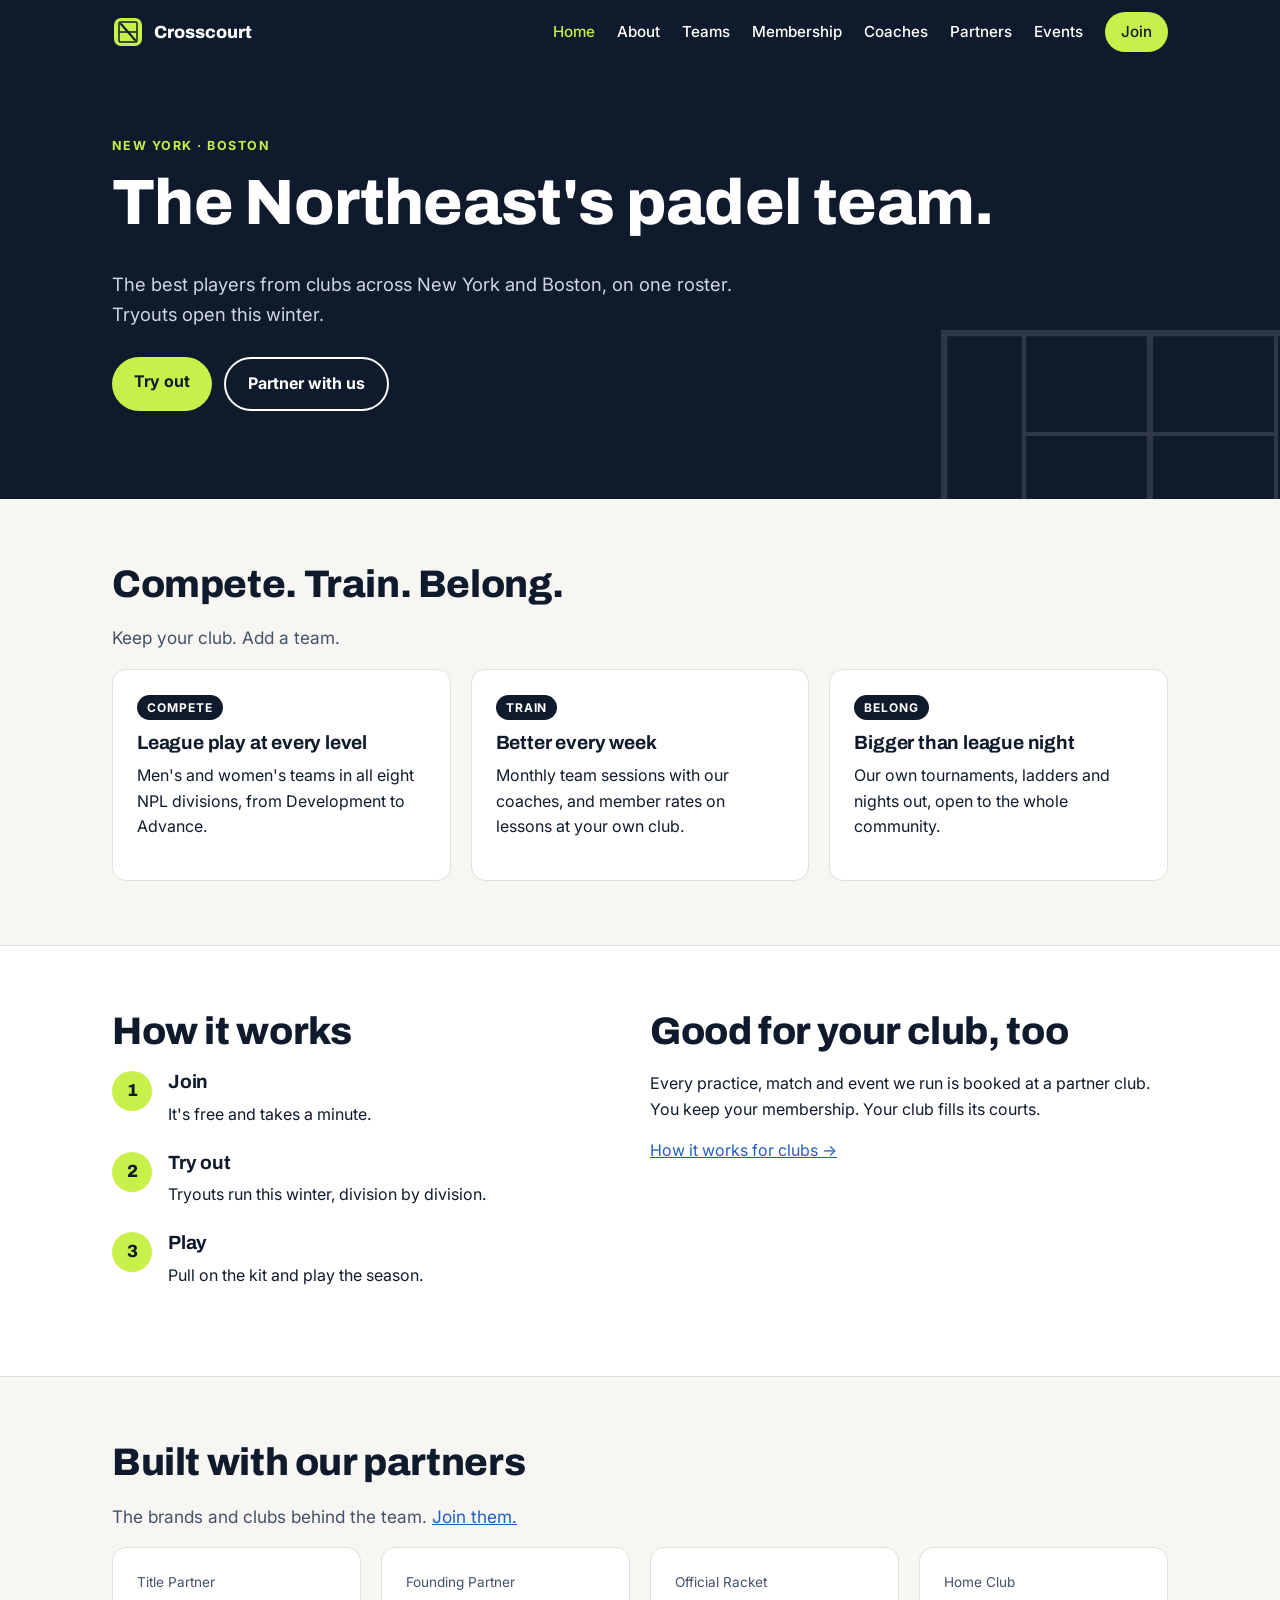
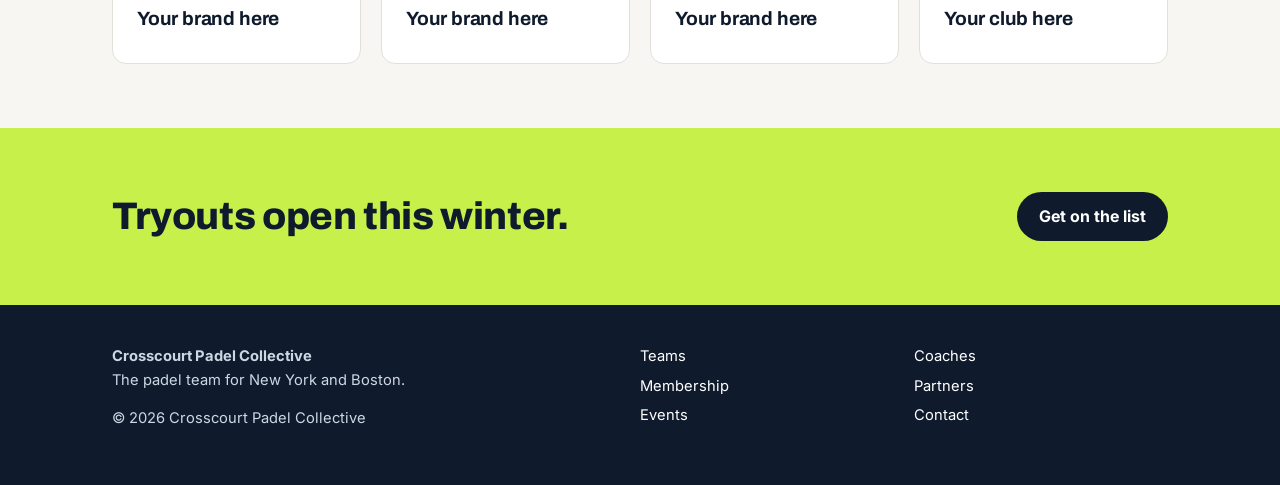
<file: index.html>
<!doctype html>
<html lang="en">
<head>
  <meta charset="utf-8">
  <meta name="viewport" content="width=device-width, initial-scale=1">
  <title>Crosscourt Padel Collective</title>
  <meta name="description" content="The best players from clubs across New York and Boston, on one padel team.">
  <link rel="icon" href="assets/img/logo.svg" type="image/svg+xml">
  <link rel="preconnect" href="https://fonts.googleapis.com">
  <link rel="preconnect" href="https://fonts.gstatic.com" crossorigin>
  <link href="https://fonts.googleapis.com/css2?family=Archivo:wght@700;800&family=Inter:wght@400;500;600;700&display=swap" rel="stylesheet">
  <link rel="stylesheet" href="assets/css/styles.css">
  <script src="assets/js/main.js" defer></script>
</head>
<body>
  <header class="site-header">
    <div class="wrap">
      <a class="logo" href="index.html"><img src="assets/img/logo.svg" alt="" width="32" height="32"><span>Crosscourt</span></a>
      <button class="nav-toggle" aria-expanded="false" aria-controls="site-nav">Menu</button>
      <nav class="site-nav" id="site-nav" aria-label="Main">
        <ul>
        <li><a href="index.html" aria-current="page">Home</a></li>
        <li><a href="about.html">About</a></li>
        <li><a href="teams.html">Teams</a></li>
        <li><a href="join.html">Membership</a></li>
        <li><a href="coaches.html">Coaches</a></li>
        <li><a href="partners.html">Partners</a></li>
        <li><a href="events.html">Events</a></li>
        <li><a class="btn" href="join.html">Join</a></li>
        </ul>
      </nav>
    </div>
  </header>
  <main>
    <section class="hero">
      <div class="wrap">
        <p class="eyebrow">New York &middot; Boston</p>
        <h1>The Northeast's padel team.</h1>
        <p class="lead">The best players from clubs across New York and Boston, on one roster. Tryouts open this winter.</p>
        <div class="actions">
          <a class="btn" href="contact.html?type=tryout">Try out</a>
          <a class="btn ghost" href="partners.html">Partner with us</a>
        </div>
      </div>
      <svg class="court" viewBox="0 0 200 100" aria-hidden="true"><rect x="2" y="2" width="196" height="96" fill="none" stroke="#fff" stroke-width="3"/><line x1="100" y1="2" x2="100" y2="98" stroke="#fff" stroke-width="3"/><line x1="40" y1="2" x2="40" y2="98" stroke="#fff" stroke-width="2"/><line x1="160" y1="2" x2="160" y2="98" stroke="#fff" stroke-width="2"/><line x1="40" y1="50" x2="160" y2="50" stroke="#fff" stroke-width="2"/></svg>
    </section>

    <section>
      <div class="wrap">
        <h2>Compete. Train. Belong.</h2>
        <p class="section-intro">Keep your club. Add a team.</p>
        <div class="grid three">
          <div class="card"><span class="tag">Compete</span><h3>League play at every level</h3><p>Men's and women's teams in all eight NPL divisions, from Development to Advance.</p></div>
          <div class="card"><span class="tag">Train</span><h3>Better every week</h3><p>Monthly team sessions with our coaches, and member rates on lessons at your own club.</p></div>
          <div class="card"><span class="tag">Belong</span><h3>Bigger than league night</h3><p>Our own tournaments, ladders and nights out, open to the whole community.</p></div>
        </div>
      </div>
    </section>

    <section class="alt">
      <div class="wrap grid two">
        <div>
          <h2>How it works</h2>
          <ol class="steps">
            <li><h3>Join</h3><p>It's free and takes a minute.</p></li>
            <li><h3>Try out</h3><p>Tryouts run this winter, division by division.</p></li>
            <li><h3>Play</h3><p>Pull on the kit and play the season.</p></li>
          </ol>
        </div>
        <div>
          <h2>Good for your club, too</h2>
          <p>Every practice, match and event we run is booked at a partner club. You keep your membership. Your club fills its courts.</p>
          <p><a href="about.html">How it works for clubs &rarr;</a></p>
        </div>
      </div>
    </section>

    <section>
      <div class="wrap">
        <h2>Built with our partners</h2>
        <p class="section-intro">The brands and clubs behind the team. <a href="partners.html">Join them.</a></p>
        <div class="grid four">
          <div class="card"><p class="note">Title Partner</p><h3>Your brand here</h3></div>
          <div class="card"><p class="note">Founding Partner</p><h3>Your brand here</h3></div>
          <div class="card"><p class="note">Official Racket</p><h3>Your brand here</h3></div>
          <div class="card"><p class="note">Home Club</p><h3>Your club here</h3></div>
        </div>
      </div>
    </section>

    <section class="cta">
      <div class="wrap">
        <h2>Tryouts open this winter.</h2>
        <a class="btn" href="contact.html?type=tryout">Get on the list</a>
      </div>
    </section>
  </main>
  <footer class="site-footer">
    <div class="wrap">
      <div>
        <p><strong>Crosscourt Padel Collective</strong><br>The padel team for New York and Boston.</p>
        <p>&copy; 2026 Crosscourt Padel Collective</p>
      </div>
      <ul>
        <li><a href="teams.html">Teams</a></li>
        <li><a href="join.html">Membership</a></li>
        <li><a href="events.html">Events</a></li>
      </ul>
      <ul>
        <li><a href="coaches.html">Coaches</a></li>
        <li><a href="partners.html">Partners</a></li>
        <li><a href="contact.html">Contact</a></li>
      </ul>
    </div>
  </footer>
</body>
</html>
</file>
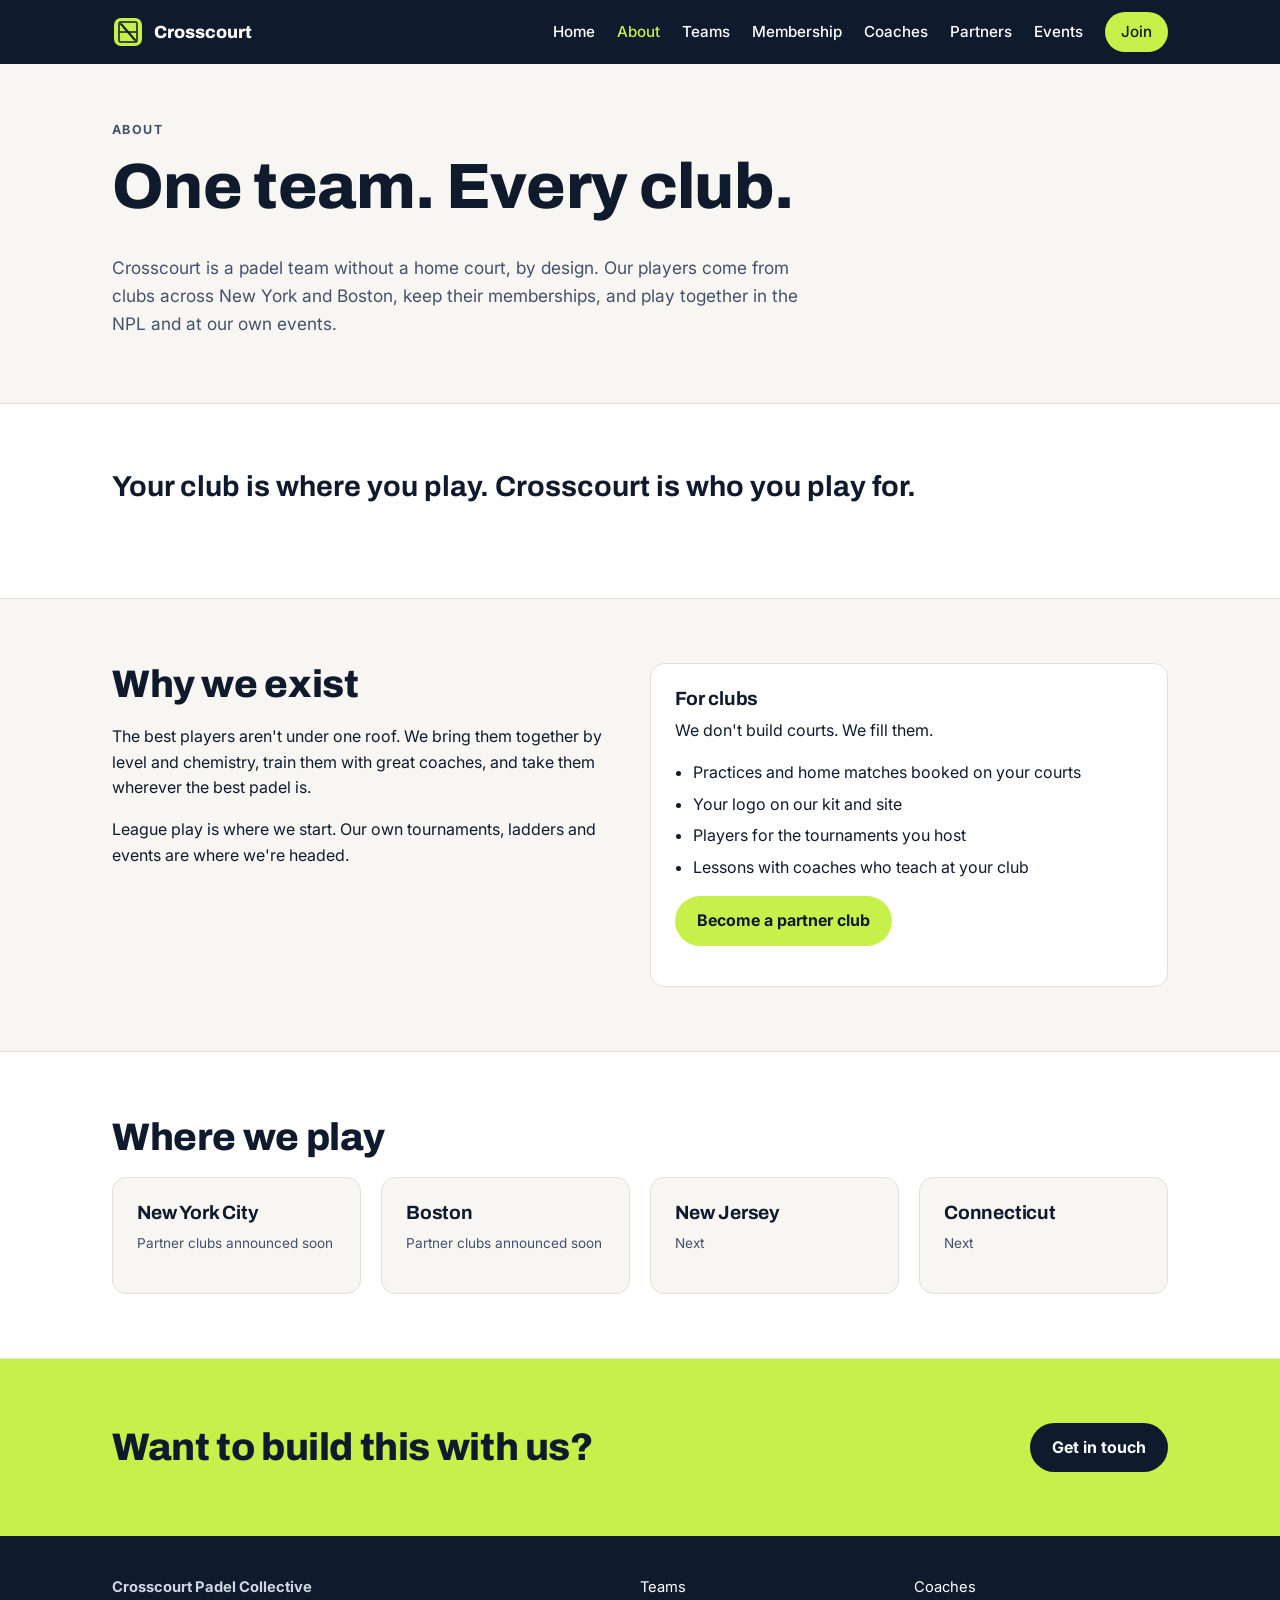
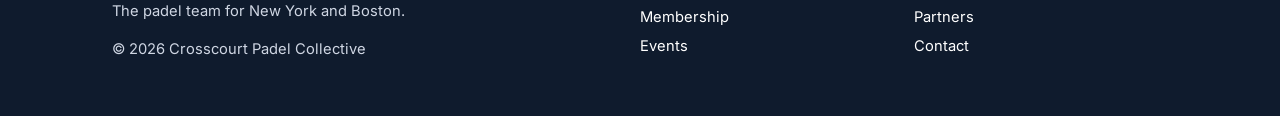
<file: about.html>
<!doctype html>
<html lang="en">
<head>
  <meta charset="utf-8">
  <meta name="viewport" content="width=device-width, initial-scale=1">
  <title>About | Crosscourt Padel Collective</title>
  <meta name="description" content="Crosscourt is a padel team built from players across New York and Boston clubs.">
  <link rel="icon" href="assets/img/logo.svg" type="image/svg+xml">
  <link rel="preconnect" href="https://fonts.googleapis.com">
  <link rel="preconnect" href="https://fonts.gstatic.com" crossorigin>
  <link href="https://fonts.googleapis.com/css2?family=Archivo:wght@700;800&family=Inter:wght@400;500;600;700&display=swap" rel="stylesheet">
  <link rel="stylesheet" href="assets/css/styles.css">
  <script src="assets/js/main.js" defer></script>
</head>
<body>
  <header class="site-header">
    <div class="wrap">
      <a class="logo" href="index.html"><img src="assets/img/logo.svg" alt="" width="32" height="32"><span>Crosscourt</span></a>
      <button class="nav-toggle" aria-expanded="false" aria-controls="site-nav">Menu</button>
      <nav class="site-nav" id="site-nav" aria-label="Main">
        <ul>
        <li><a href="index.html">Home</a></li>
        <li><a href="about.html" aria-current="page">About</a></li>
        <li><a href="teams.html">Teams</a></li>
        <li><a href="join.html">Membership</a></li>
        <li><a href="coaches.html">Coaches</a></li>
        <li><a href="partners.html">Partners</a></li>
        <li><a href="events.html">Events</a></li>
        <li><a class="btn" href="join.html">Join</a></li>
        </ul>
      </nav>
    </div>
  </header>
  <main>
    <section class="page-hero">
      <div class="wrap">
        <p class="eyebrow" style="color:var(--ink-soft)">About</p>
        <h1>One team. Every club.</h1>
        <p class="lead section-intro">Crosscourt is a padel team without a home court, by design. Our players come from clubs across New York and Boston, keep their memberships, and play together in the NPL and at our own events.</p>
      </div>
    </section>

    <section class="alt">
      <div class="wrap">
        <p class="quote">Your club is where you play. Crosscourt is who you play for.</p>
      </div>
    </section>

    <section>
      <div class="wrap grid two">
        <div>
          <h2>Why we exist</h2>
          <p>The best players aren't under one roof. We bring them together by level and chemistry, train them with great coaches, and take them wherever the best padel is.</p>
          <p>League play is where we start. Our own tournaments, ladders and events are where we're headed.</p>
        </div>
        <div class="card">
          <h3>For clubs</h3>
          <p>We don't build courts. We fill them.</p>
          <ul>
            <li>Practices and home matches booked on your courts</li>
            <li>Your logo on our kit and site</li>
            <li>Players for the tournaments you host</li>
            <li>Lessons with coaches who teach at your club</li>
          </ul>
          <p style="margin-top:16px"><a class="btn" href="contact.html?type=club">Become a partner club</a></p>
        </div>
      </div>
    </section>

    <section class="alt">
      <div class="wrap">
        <h2>Where we play</h2>
        <div class="grid four">
          <div class="card"><h3>New York City</h3><p class="note">Partner clubs announced soon</p></div>
          <div class="card"><h3>Boston</h3><p class="note">Partner clubs announced soon</p></div>
          <div class="card"><h3>New Jersey</h3><p class="note">Next</p></div>
          <div class="card"><h3>Connecticut</h3><p class="note">Next</p></div>
        </div>
      </div>
    </section>

    <section class="cta">
      <div class="wrap">
        <h2>Want to build this with us?</h2>
        <a class="btn" href="contact.html">Get in touch</a>
      </div>
    </section>
  </main>
  <footer class="site-footer">
    <div class="wrap">
      <div>
        <p><strong>Crosscourt Padel Collective</strong><br>The padel team for New York and Boston.</p>
        <p>&copy; 2026 Crosscourt Padel Collective</p>
      </div>
      <ul>
        <li><a href="teams.html">Teams</a></li>
        <li><a href="join.html">Membership</a></li>
        <li><a href="events.html">Events</a></li>
      </ul>
      <ul>
        <li><a href="coaches.html">Coaches</a></li>
        <li><a href="partners.html">Partners</a></li>
        <li><a href="contact.html">Contact</a></li>
      </ul>
    </div>
  </footer>
</body>
</html>
</file>
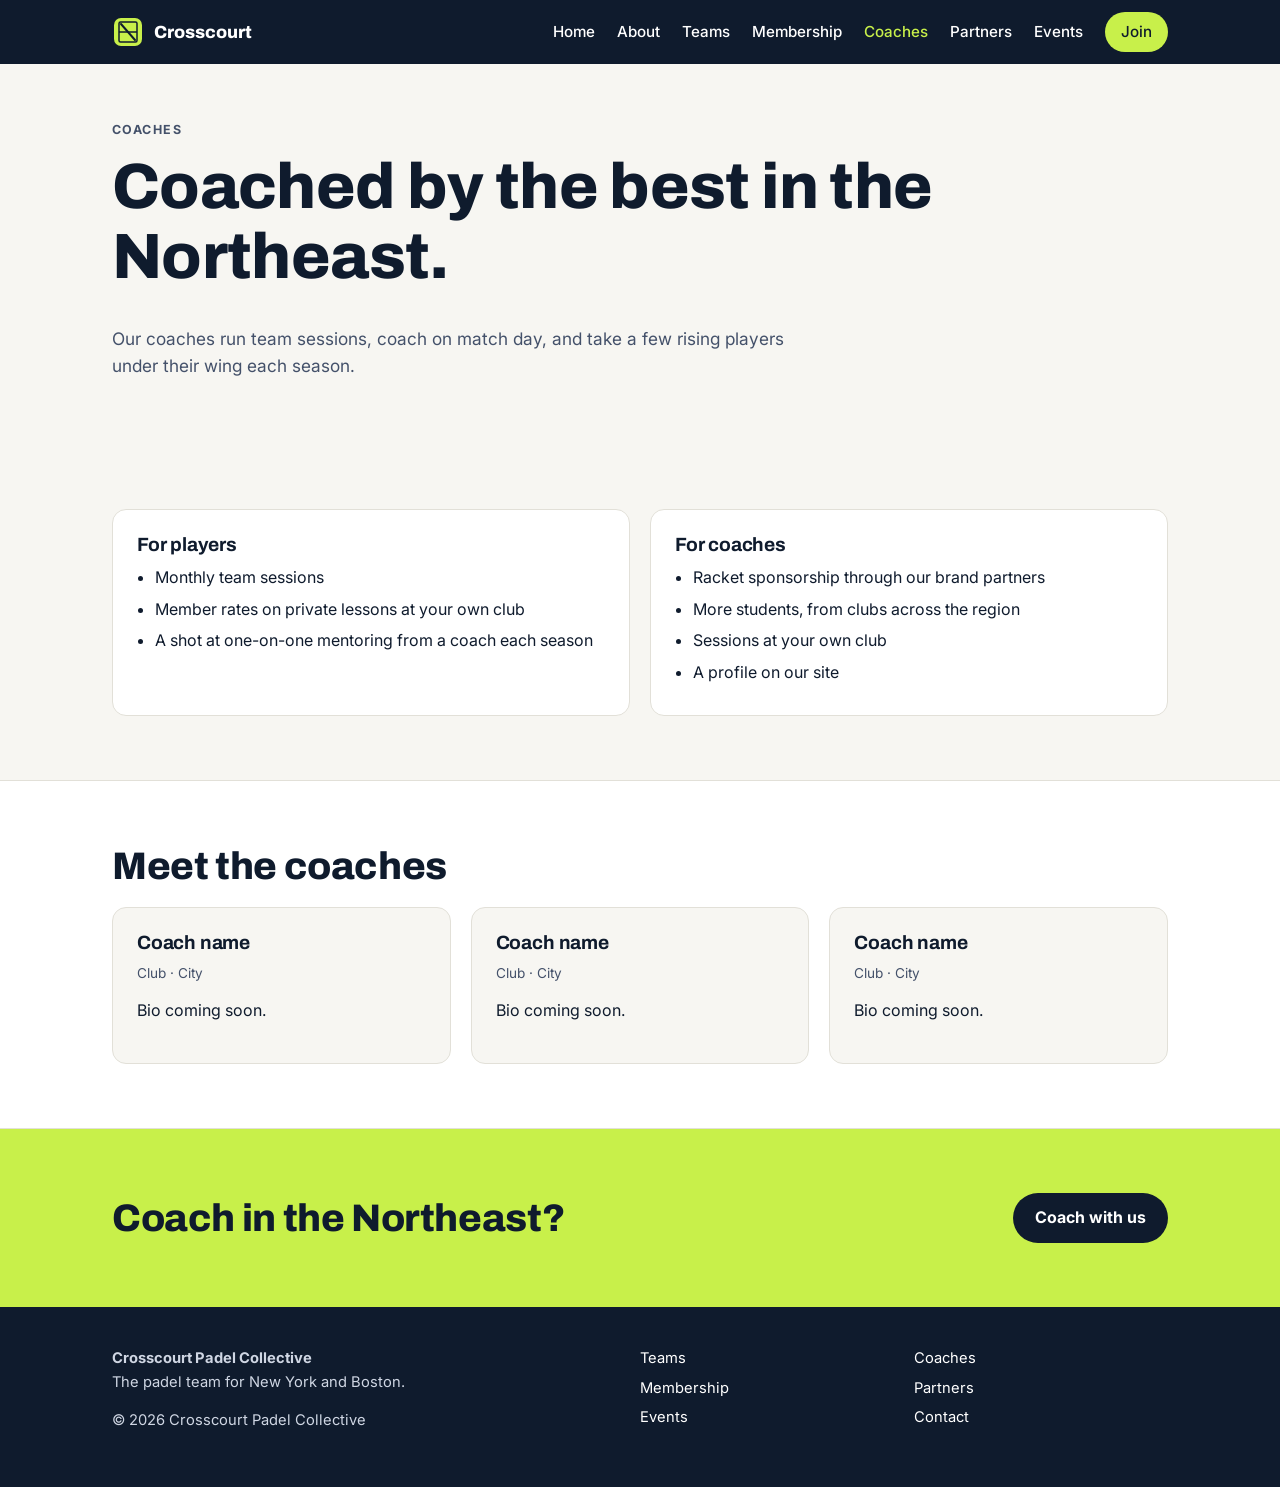
<file: coaches.html>
<!doctype html>
<html lang="en">
<head>
  <meta charset="utf-8">
  <meta name="viewport" content="width=device-width, initial-scale=1">
  <title>Coaches | Crosscourt Padel Collective</title>
  <meta name="description" content="Crosscourt coaches run team sessions, coach on match day and mentor rising players.">
  <link rel="icon" href="assets/img/logo.svg" type="image/svg+xml">
  <link rel="preconnect" href="https://fonts.googleapis.com">
  <link rel="preconnect" href="https://fonts.gstatic.com" crossorigin>
  <link href="https://fonts.googleapis.com/css2?family=Archivo:wght@700;800&family=Inter:wght@400;500;600;700&display=swap" rel="stylesheet">
  <link rel="stylesheet" href="assets/css/styles.css">
  <script src="assets/js/main.js" defer></script>
</head>
<body>
  <header class="site-header">
    <div class="wrap">
      <a class="logo" href="index.html"><img src="assets/img/logo.svg" alt="" width="32" height="32"><span>Crosscourt</span></a>
      <button class="nav-toggle" aria-expanded="false" aria-controls="site-nav">Menu</button>
      <nav class="site-nav" id="site-nav" aria-label="Main">
        <ul>
        <li><a href="index.html">Home</a></li>
        <li><a href="about.html">About</a></li>
        <li><a href="teams.html">Teams</a></li>
        <li><a href="join.html">Membership</a></li>
        <li><a href="coaches.html" aria-current="page">Coaches</a></li>
        <li><a href="partners.html">Partners</a></li>
        <li><a href="events.html">Events</a></li>
        <li><a class="btn" href="join.html">Join</a></li>
        </ul>
      </nav>
    </div>
  </header>
  <main>
    <section class="page-hero">
      <div class="wrap">
        <p class="eyebrow" style="color:var(--ink-soft)">Coaches</p>
        <h1>Coached by the best in the Northeast.</h1>
        <p class="lead section-intro">Our coaches run team sessions, coach on match day, and take a few rising players under their wing each season.</p>
      </div>
    </section>

    <section>
      <div class="wrap grid two">
        <div class="card">
          <h3>For players</h3>
          <ul>
            <li>Monthly team sessions</li>
            <li>Member rates on private lessons at your own club</li>
            <li>A shot at one-on-one mentoring from a coach each season</li>
          </ul>
        </div>
        <div class="card">
          <h3>For coaches</h3>
          <ul>
            <li>Racket sponsorship through our brand partners</li>
            <li>More students, from clubs across the region</li>
            <li>Sessions at your own club</li>
            <li>A profile on our site</li>
          </ul>
        </div>
      </div>
    </section>

    <section class="alt">
      <div class="wrap">
        <h2>Meet the coaches</h2>
        <div class="grid three">
          <div class="card"><h3>Coach name</h3><p class="note">Club &middot; City</p><p>Bio coming soon.</p></div>
          <div class="card"><h3>Coach name</h3><p class="note">Club &middot; City</p><p>Bio coming soon.</p></div>
          <div class="card"><h3>Coach name</h3><p class="note">Club &middot; City</p><p>Bio coming soon.</p></div>
        </div>
      </div>
    </section>

    <section class="cta">
      <div class="wrap">
        <h2>Coach in the Northeast?</h2>
        <a class="btn" href="contact.html?type=coach">Coach with us</a>
      </div>
    </section>
  </main>
  <footer class="site-footer">
    <div class="wrap">
      <div>
        <p><strong>Crosscourt Padel Collective</strong><br>The padel team for New York and Boston.</p>
        <p>&copy; 2026 Crosscourt Padel Collective</p>
      </div>
      <ul>
        <li><a href="teams.html">Teams</a></li>
        <li><a href="join.html">Membership</a></li>
        <li><a href="events.html">Events</a></li>
      </ul>
      <ul>
        <li><a href="coaches.html">Coaches</a></li>
        <li><a href="partners.html">Partners</a></li>
        <li><a href="contact.html">Contact</a></li>
      </ul>
    </div>
  </footer>
</body>
</html>
</file>
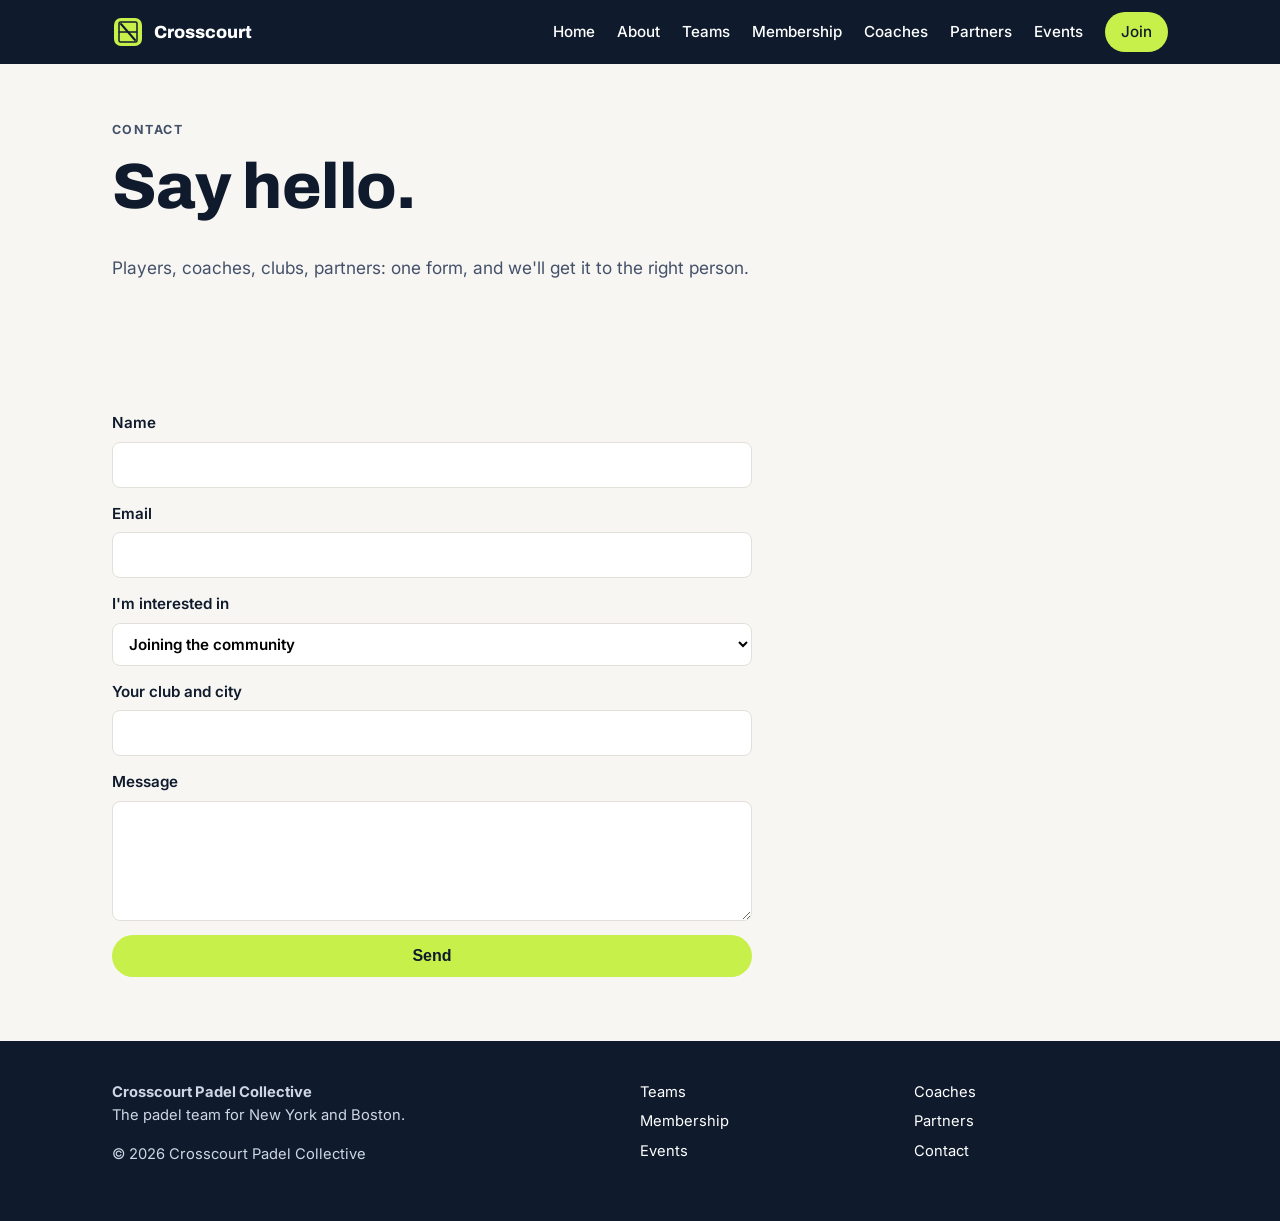
<file: contact.html>
<!doctype html>
<html lang="en">
<head>
  <meta charset="utf-8">
  <meta name="viewport" content="width=device-width, initial-scale=1">
  <title>Contact | Crosscourt Padel Collective</title>
  <meta name="description" content="Get in touch with Crosscourt.">
  <link rel="icon" href="assets/img/logo.svg" type="image/svg+xml">
  <link rel="preconnect" href="https://fonts.googleapis.com">
  <link rel="preconnect" href="https://fonts.gstatic.com" crossorigin>
  <link href="https://fonts.googleapis.com/css2?family=Archivo:wght@700;800&family=Inter:wght@400;500;600;700&display=swap" rel="stylesheet">
  <link rel="stylesheet" href="assets/css/styles.css">
  <script src="assets/js/main.js" defer></script>
</head>
<body>
  <header class="site-header">
    <div class="wrap">
      <a class="logo" href="index.html"><img src="assets/img/logo.svg" alt="" width="32" height="32"><span>Crosscourt</span></a>
      <button class="nav-toggle" aria-expanded="false" aria-controls="site-nav">Menu</button>
      <nav class="site-nav" id="site-nav" aria-label="Main">
        <ul>
        <li><a href="index.html">Home</a></li>
        <li><a href="about.html">About</a></li>
        <li><a href="teams.html">Teams</a></li>
        <li><a href="join.html">Membership</a></li>
        <li><a href="coaches.html">Coaches</a></li>
        <li><a href="partners.html">Partners</a></li>
        <li><a href="events.html">Events</a></li>
        <li><a class="btn" href="join.html">Join</a></li>
        </ul>
      </nav>
    </div>
  </header>
  <main>
    <section class="page-hero">
      <div class="wrap">
        <p class="eyebrow" style="color:var(--ink-soft)">Contact</p>
        <h1>Say hello.</h1>
        <p class="lead section-intro">Players, coaches, clubs, partners: one form, and we'll get it to the right person.</p>
      </div>
    </section>

    <section>
      <div class="wrap">
        <!-- FORM_ENDPOINT: replace action="#" with your form provider URL (Tally, Formspree, Google Forms). -->
        <form action="#" method="post">
          <label>Name <input name="name" id="name" required autocomplete="name"></label>
          <label>Email <input name="email" id="email" type="email" required autocomplete="email"></label>
          <label>I'm interested in
            <select name="type" id="type">
              <option value="community">Joining the community</option>
              <option value="tryout">Trying out</option>
              <option value="coach">Coaching with Crosscourt</option>
              <option value="club">Becoming a partner club</option>
              <option value="partner">Sponsorship</option>
            </select>
          </label>
          <label>Your club and city <input name="club" id="club"></label>
          <label>Message <textarea name="message" id="message"></textarea></label>
          <button class="btn" type="submit">Send</button>
        </form>
        <script>
          // Preselect the interest from ?type=
          const t = new URLSearchParams(location.search).get("type");
          const s = document.getElementById("type");
          if (t && s.querySelector(`option[value="${t}"]`)) s.value = t;
        </script>
      </div>
    </section>
  </main>
  <footer class="site-footer">
    <div class="wrap">
      <div>
        <p><strong>Crosscourt Padel Collective</strong><br>The padel team for New York and Boston.</p>
        <p>&copy; 2026 Crosscourt Padel Collective</p>
      </div>
      <ul>
        <li><a href="teams.html">Teams</a></li>
        <li><a href="join.html">Membership</a></li>
        <li><a href="events.html">Events</a></li>
      </ul>
      <ul>
        <li><a href="coaches.html">Coaches</a></li>
        <li><a href="partners.html">Partners</a></li>
        <li><a href="contact.html">Contact</a></li>
      </ul>
    </div>
  </footer>
</body>
</html>
</file>
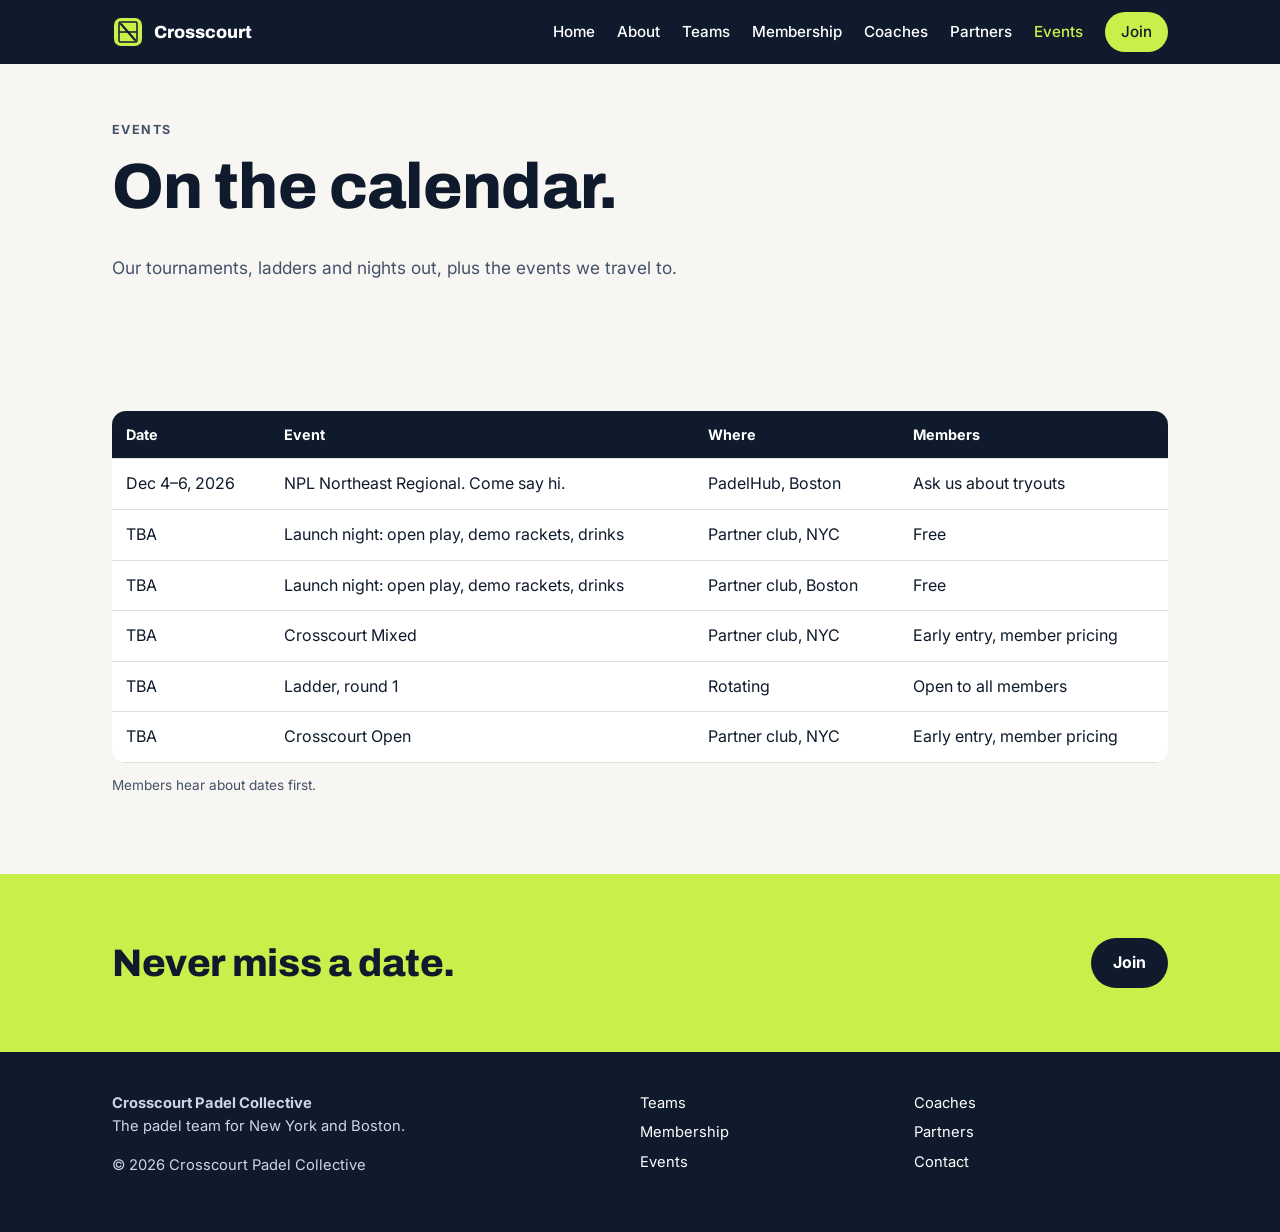
<file: events.html>
<!doctype html>
<html lang="en">
<head>
  <meta charset="utf-8">
  <meta name="viewport" content="width=device-width, initial-scale=1">
  <title>Events | Crosscourt Padel Collective</title>
  <meta name="description" content="Crosscourt tournaments, ladders and nights out across New York and Boston.">
  <link rel="icon" href="assets/img/logo.svg" type="image/svg+xml">
  <link rel="preconnect" href="https://fonts.googleapis.com">
  <link rel="preconnect" href="https://fonts.gstatic.com" crossorigin>
  <link href="https://fonts.googleapis.com/css2?family=Archivo:wght@700;800&family=Inter:wght@400;500;600;700&display=swap" rel="stylesheet">
  <link rel="stylesheet" href="assets/css/styles.css">
  <script src="assets/js/main.js" defer></script>
</head>
<body>
  <header class="site-header">
    <div class="wrap">
      <a class="logo" href="index.html"><img src="assets/img/logo.svg" alt="" width="32" height="32"><span>Crosscourt</span></a>
      <button class="nav-toggle" aria-expanded="false" aria-controls="site-nav">Menu</button>
      <nav class="site-nav" id="site-nav" aria-label="Main">
        <ul>
        <li><a href="index.html">Home</a></li>
        <li><a href="about.html">About</a></li>
        <li><a href="teams.html">Teams</a></li>
        <li><a href="join.html">Membership</a></li>
        <li><a href="coaches.html">Coaches</a></li>
        <li><a href="partners.html">Partners</a></li>
        <li><a href="events.html" aria-current="page">Events</a></li>
        <li><a class="btn" href="join.html">Join</a></li>
        </ul>
      </nav>
    </div>
  </header>
  <main>
    <section class="page-hero">
      <div class="wrap">
        <p class="eyebrow" style="color:var(--ink-soft)">Events</p>
        <h1>On the calendar.</h1>
        <p class="lead section-intro">Our tournaments, ladders and nights out, plus the events we travel to.</p>
      </div>
    </section>

    <section>
      <div class="wrap">
        <div class="table-wrap">
          <table>
            <thead><tr><th>Date</th><th>Event</th><th>Where</th><th>Members</th></tr></thead>
            <tbody>
              <tr><td>Dec 4&ndash;6, 2026</td><td>NPL Northeast Regional. Come say hi.</td><td>PadelHub, Boston</td><td>Ask us about tryouts</td></tr>
              <tr><td>TBA</td><td>Launch night: open play, demo rackets, drinks</td><td>Partner club, NYC</td><td>Free</td></tr>
              <tr><td>TBA</td><td>Launch night: open play, demo rackets, drinks</td><td>Partner club, Boston</td><td>Free</td></tr>
              <tr><td>TBA</td><td>Crosscourt Mixed</td><td>Partner club, NYC</td><td>Early entry, member pricing</td></tr>
              <tr><td>TBA</td><td>Ladder, round 1</td><td>Rotating</td><td>Open to all members</td></tr>
              <tr><td>TBA</td><td>Crosscourt Open</td><td>Partner club, NYC</td><td>Early entry, member pricing</td></tr>
            </tbody>
          </table>
        </div>
        <p class="note" style="margin-top:12px">Members hear about dates first.</p>
      </div>
    </section>

    <section class="cta">
      <div class="wrap">
        <h2>Never miss a date.</h2>
        <a class="btn" href="contact.html?type=community">Join</a>
      </div>
    </section>
  </main>
  <footer class="site-footer">
    <div class="wrap">
      <div>
        <p><strong>Crosscourt Padel Collective</strong><br>The padel team for New York and Boston.</p>
        <p>&copy; 2026 Crosscourt Padel Collective</p>
      </div>
      <ul>
        <li><a href="teams.html">Teams</a></li>
        <li><a href="join.html">Membership</a></li>
        <li><a href="events.html">Events</a></li>
      </ul>
      <ul>
        <li><a href="coaches.html">Coaches</a></li>
        <li><a href="partners.html">Partners</a></li>
        <li><a href="contact.html">Contact</a></li>
      </ul>
    </div>
  </footer>
</body>
</html>
</file>
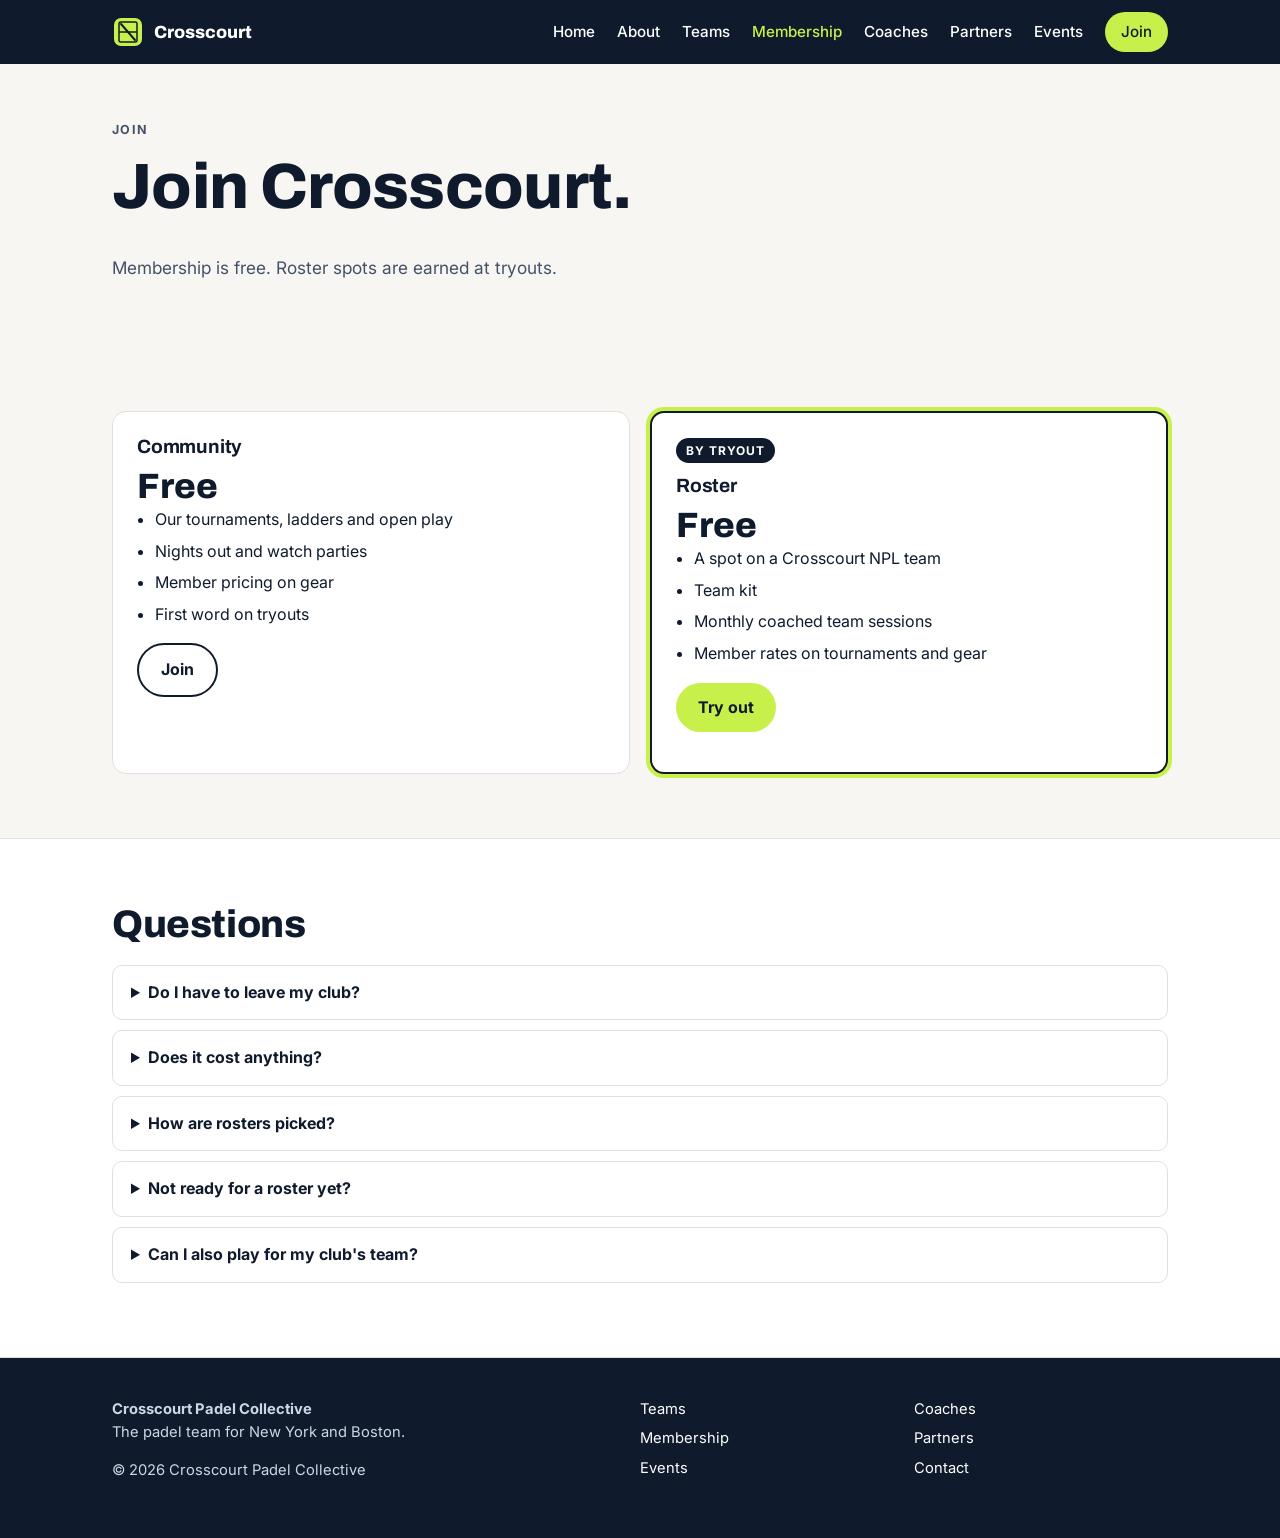
<file: join.html>
<!doctype html>
<html lang="en">
<head>
  <meta charset="utf-8">
  <meta name="viewport" content="width=device-width, initial-scale=1">
  <title>Membership | Crosscourt Padel Collective</title>
  <meta name="description" content="Join Crosscourt. Membership is free; roster spots are earned at tryouts.">
  <link rel="icon" href="assets/img/logo.svg" type="image/svg+xml">
  <link rel="preconnect" href="https://fonts.googleapis.com">
  <link rel="preconnect" href="https://fonts.gstatic.com" crossorigin>
  <link href="https://fonts.googleapis.com/css2?family=Archivo:wght@700;800&family=Inter:wght@400;500;600;700&display=swap" rel="stylesheet">
  <link rel="stylesheet" href="assets/css/styles.css">
  <script src="assets/js/main.js" defer></script>
</head>
<body>
  <header class="site-header">
    <div class="wrap">
      <a class="logo" href="index.html"><img src="assets/img/logo.svg" alt="" width="32" height="32"><span>Crosscourt</span></a>
      <button class="nav-toggle" aria-expanded="false" aria-controls="site-nav">Menu</button>
      <nav class="site-nav" id="site-nav" aria-label="Main">
        <ul>
        <li><a href="index.html">Home</a></li>
        <li><a href="about.html">About</a></li>
        <li><a href="teams.html">Teams</a></li>
        <li><a href="join.html" aria-current="page">Membership</a></li>
        <li><a href="coaches.html">Coaches</a></li>
        <li><a href="partners.html">Partners</a></li>
        <li><a href="events.html">Events</a></li>
        <li><a class="btn" href="join.html">Join</a></li>
        </ul>
      </nav>
    </div>
  </header>
  <main>
    <section class="page-hero">
      <div class="wrap">
        <p class="eyebrow" style="color:var(--ink-soft)">Join</p>
        <h1>Join Crosscourt.</h1>
        <p class="lead section-intro">Membership is free. Roster spots are earned at tryouts.</p>
      </div>
    </section>

    <section>
      <div class="wrap grid two">
        <div class="card">
          <h3>Community</h3>
          <p class="price">Free</p>
          <ul>
            <li>Our tournaments, ladders and open play</li>
            <li>Nights out and watch parties</li>
            <li>Member pricing on gear</li>
            <li>First word on tryouts</li>
          </ul>
          <p style="margin-top:16px"><a class="btn ghost" href="contact.html?type=community">Join</a></p>
        </div>
        <div class="card featured">
          <span class="tag">By tryout</span>
          <h3>Roster</h3>
          <p class="price">Free</p>
          <ul>
            <li>A spot on a Crosscourt NPL team</li>
            <li>Team kit</li>
            <li>Monthly coached team sessions</li>
            <li>Member rates on tournaments and gear</li>
          </ul>
          <p style="margin-top:16px"><a class="btn" href="contact.html?type=tryout">Try out</a></p>
        </div>
      </div>
    </section>

    <section class="alt">
      <div class="wrap">
        <h2>Questions</h2>
        <details><summary>Do I have to leave my club?</summary><p>No. You keep your membership. We play at partner clubs.</p></details>
        <details><summary>Does it cost anything?</summary><p>Membership is free. NPL registration and court time work like they do on any league team, split among the players.</p></details>
        <details><summary>How are rosters picked?</summary><p>Tryouts by division, then captains pick on level, results, availability and fit.</p></details>
        <details><summary>Not ready for a roster yet?</summary><p>Join the community. Our tournaments and ladders are open to everyone, and tryouts come around every season.</p></details>
        <details><summary>Can I also play for my club's team?</summary><p>That depends on the NPL's roster rules each season. We'll check with you before you commit.</p></details>
      </div>
    </section>
  </main>
  <footer class="site-footer">
    <div class="wrap">
      <div>
        <p><strong>Crosscourt Padel Collective</strong><br>The padel team for New York and Boston.</p>
        <p>&copy; 2026 Crosscourt Padel Collective</p>
      </div>
      <ul>
        <li><a href="teams.html">Teams</a></li>
        <li><a href="join.html">Membership</a></li>
        <li><a href="events.html">Events</a></li>
      </ul>
      <ul>
        <li><a href="coaches.html">Coaches</a></li>
        <li><a href="partners.html">Partners</a></li>
        <li><a href="contact.html">Contact</a></li>
      </ul>
    </div>
  </footer>
</body>
</html>
</file>
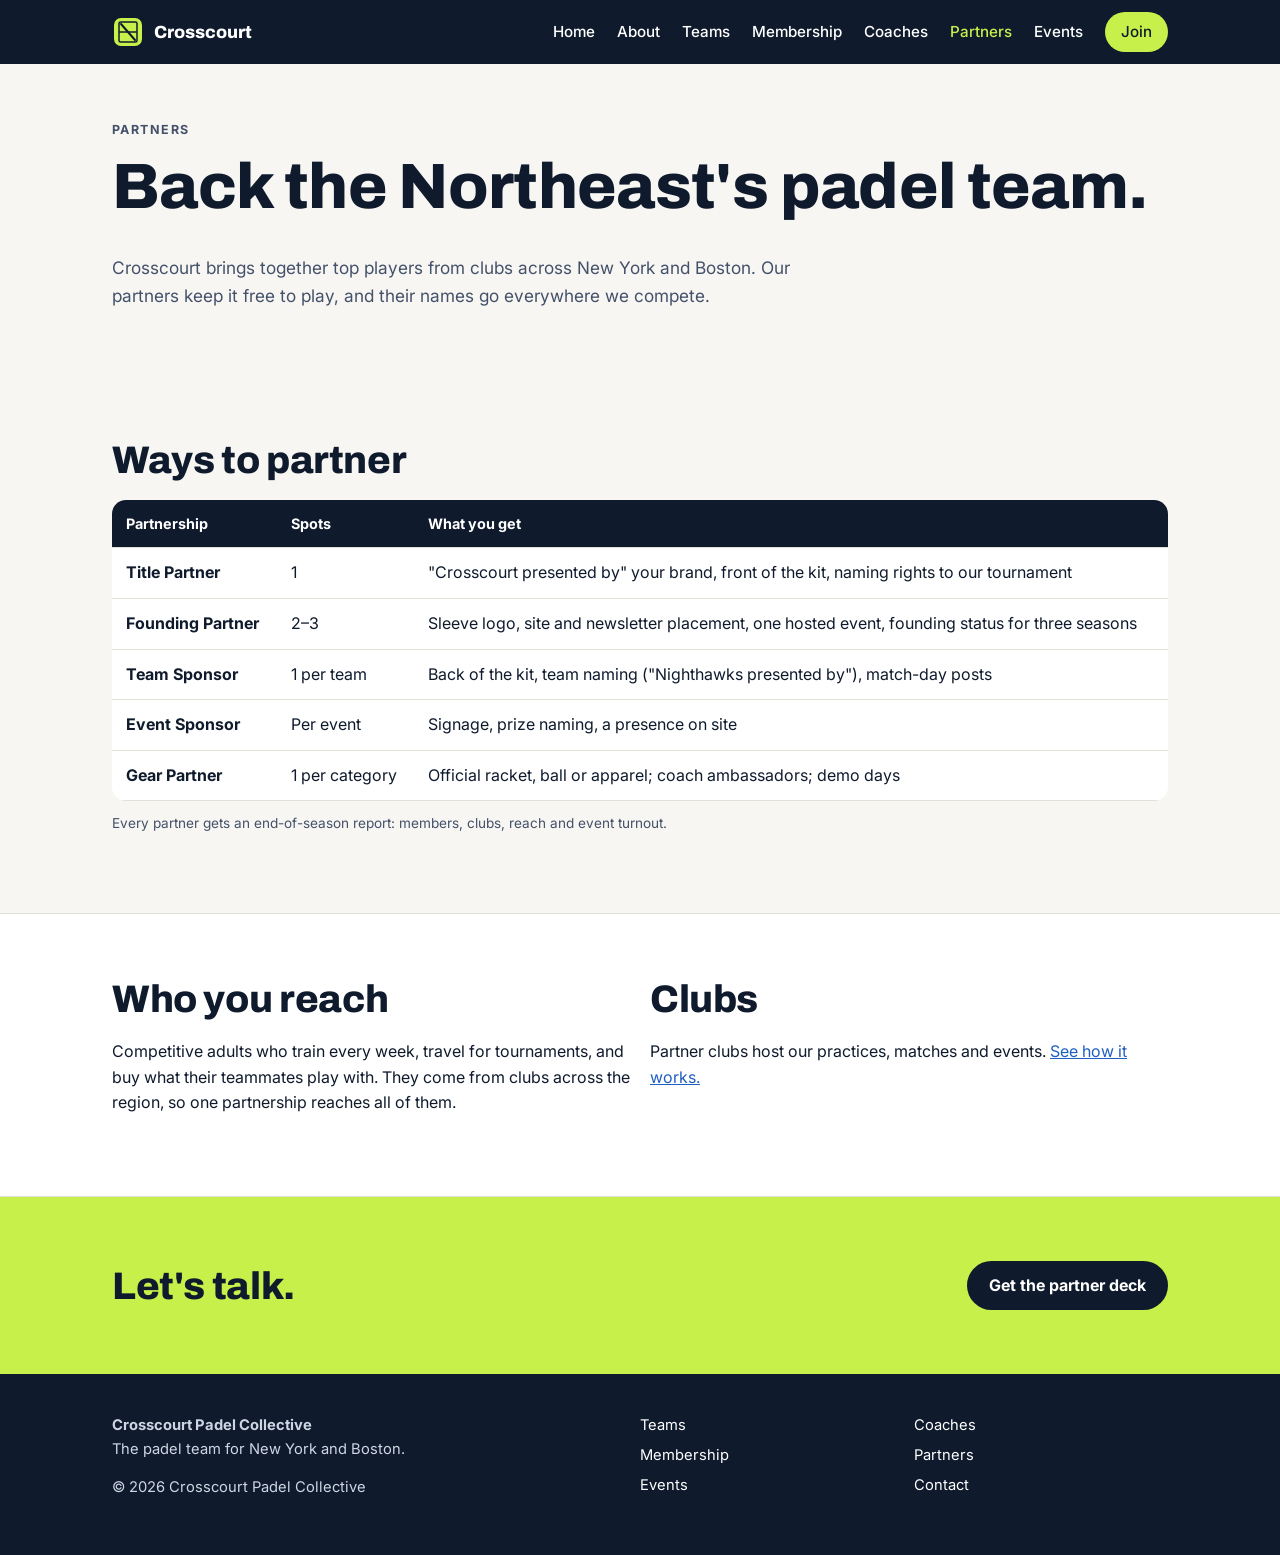
<file: partners.html>
<!doctype html>
<html lang="en">
<head>
  <meta charset="utf-8">
  <meta name="viewport" content="width=device-width, initial-scale=1">
  <title>Partners | Crosscourt Padel Collective</title>
  <meta name="description" content="Partner with Crosscourt, the Northeast's padel team.">
  <link rel="icon" href="assets/img/logo.svg" type="image/svg+xml">
  <link rel="preconnect" href="https://fonts.googleapis.com">
  <link rel="preconnect" href="https://fonts.gstatic.com" crossorigin>
  <link href="https://fonts.googleapis.com/css2?family=Archivo:wght@700;800&family=Inter:wght@400;500;600;700&display=swap" rel="stylesheet">
  <link rel="stylesheet" href="assets/css/styles.css">
  <script src="assets/js/main.js" defer></script>
</head>
<body>
  <header class="site-header">
    <div class="wrap">
      <a class="logo" href="index.html"><img src="assets/img/logo.svg" alt="" width="32" height="32"><span>Crosscourt</span></a>
      <button class="nav-toggle" aria-expanded="false" aria-controls="site-nav">Menu</button>
      <nav class="site-nav" id="site-nav" aria-label="Main">
        <ul>
        <li><a href="index.html">Home</a></li>
        <li><a href="about.html">About</a></li>
        <li><a href="teams.html">Teams</a></li>
        <li><a href="join.html">Membership</a></li>
        <li><a href="coaches.html">Coaches</a></li>
        <li><a href="partners.html" aria-current="page">Partners</a></li>
        <li><a href="events.html">Events</a></li>
        <li><a class="btn" href="join.html">Join</a></li>
        </ul>
      </nav>
    </div>
  </header>
  <main>
    <section class="page-hero">
      <div class="wrap">
        <p class="eyebrow" style="color:var(--ink-soft)">Partners</p>
        <h1>Back the Northeast's padel team.</h1>
        <p class="lead section-intro">Crosscourt brings together top players from clubs across New York and Boston. Our partners keep it free to play, and their names go everywhere we compete.</p>
      </div>
    </section>

    <section>
      <div class="wrap">
        <h2>Ways to partner</h2>
        <div class="table-wrap">
          <table>
            <thead><tr><th>Partnership</th><th>Spots</th><th>What you get</th></tr></thead>
            <tbody>
              <tr><td><strong>Title Partner</strong></td><td>1</td><td>"Crosscourt presented by" your brand, front of the kit, naming rights to our tournament</td></tr>
              <tr><td><strong>Founding Partner</strong></td><td>2&ndash;3</td><td>Sleeve logo, site and newsletter placement, one hosted event, founding status for three seasons</td></tr>
              <tr><td><strong>Team Sponsor</strong></td><td>1 per team</td><td>Back of the kit, team naming ("Nighthawks presented by"), match-day posts</td></tr>
              <tr><td><strong>Event Sponsor</strong></td><td>Per event</td><td>Signage, prize naming, a presence on site</td></tr>
              <tr><td><strong>Gear Partner</strong></td><td>1 per category</td><td>Official racket, ball or apparel; coach ambassadors; demo days</td></tr>
            </tbody>
          </table>
        </div>
        <p class="note" style="margin-top:12px">Every partner gets an end-of-season report: members, clubs, reach and event turnout.</p>
      </div>
    </section>

    <section class="alt">
      <div class="wrap grid two">
        <div>
          <h2>Who you reach</h2>
          <p>Competitive adults who train every week, travel for tournaments, and buy what their teammates play with. They come from clubs across the region, so one partnership reaches all of them.</p>
        </div>
        <div>
          <h2>Clubs</h2>
          <p>Partner clubs host our practices, matches and events. <a href="about.html">See how it works.</a></p>
        </div>
      </div>
    </section>

    <section class="cta">
      <div class="wrap">
        <h2>Let's talk.</h2>
        <a class="btn" href="contact.html?type=partner">Get the partner deck</a>
      </div>
    </section>
  </main>
  <footer class="site-footer">
    <div class="wrap">
      <div>
        <p><strong>Crosscourt Padel Collective</strong><br>The padel team for New York and Boston.</p>
        <p>&copy; 2026 Crosscourt Padel Collective</p>
      </div>
      <ul>
        <li><a href="teams.html">Teams</a></li>
        <li><a href="join.html">Membership</a></li>
        <li><a href="events.html">Events</a></li>
      </ul>
      <ul>
        <li><a href="coaches.html">Coaches</a></li>
        <li><a href="partners.html">Partners</a></li>
        <li><a href="contact.html">Contact</a></li>
      </ul>
    </div>
  </footer>
</body>
</html>
</file>
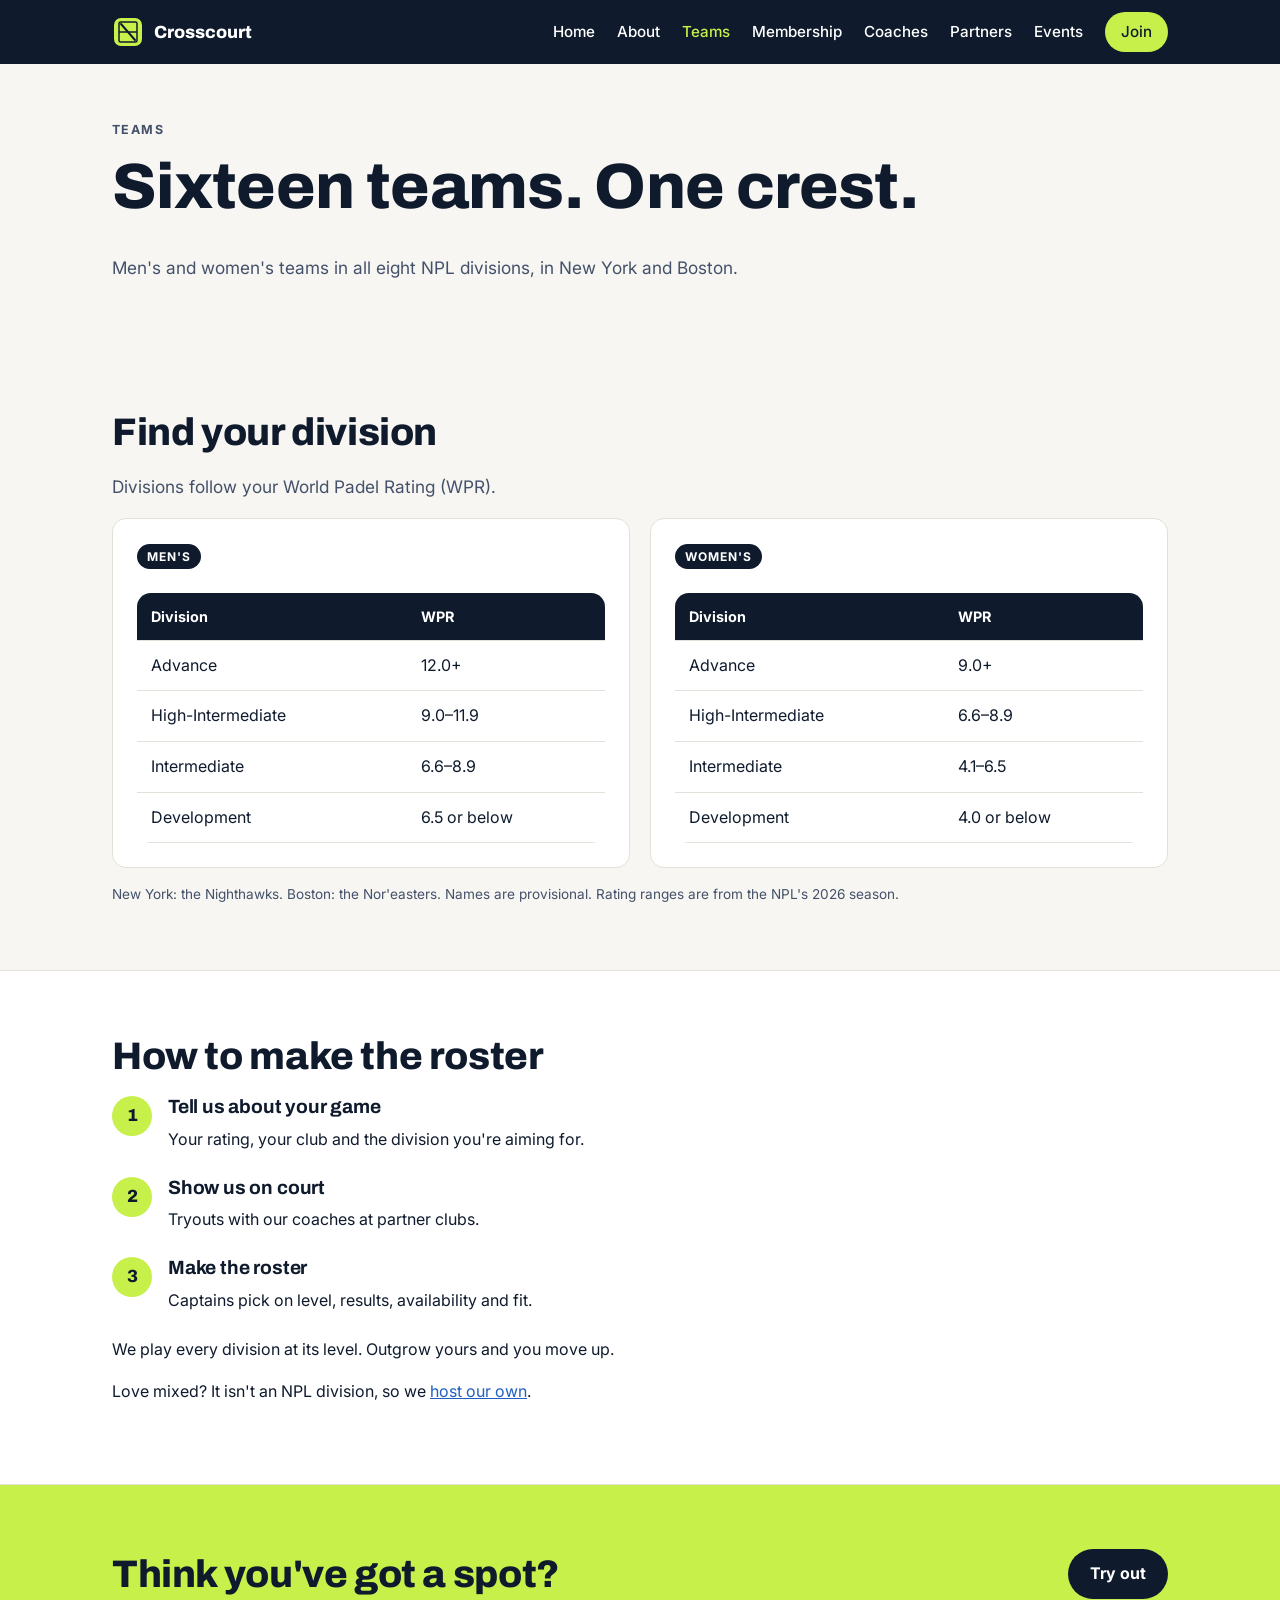
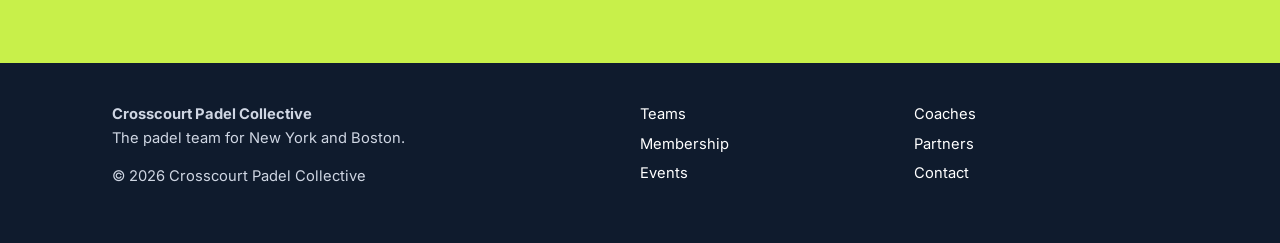
<file: teams.html>
<!doctype html>
<html lang="en">
<head>
  <meta charset="utf-8">
  <meta name="viewport" content="width=device-width, initial-scale=1">
  <title>Teams | Crosscourt Padel Collective</title>
  <meta name="description" content="Crosscourt fields men's and women's teams in all eight NPL divisions in New York and Boston.">
  <link rel="icon" href="assets/img/logo.svg" type="image/svg+xml">
  <link rel="preconnect" href="https://fonts.googleapis.com">
  <link rel="preconnect" href="https://fonts.gstatic.com" crossorigin>
  <link href="https://fonts.googleapis.com/css2?family=Archivo:wght@700;800&family=Inter:wght@400;500;600;700&display=swap" rel="stylesheet">
  <link rel="stylesheet" href="assets/css/styles.css">
  <script src="assets/js/main.js" defer></script>
</head>
<body>
  <header class="site-header">
    <div class="wrap">
      <a class="logo" href="index.html"><img src="assets/img/logo.svg" alt="" width="32" height="32"><span>Crosscourt</span></a>
      <button class="nav-toggle" aria-expanded="false" aria-controls="site-nav">Menu</button>
      <nav class="site-nav" id="site-nav" aria-label="Main">
        <ul>
        <li><a href="index.html">Home</a></li>
        <li><a href="about.html">About</a></li>
        <li><a href="teams.html" aria-current="page">Teams</a></li>
        <li><a href="join.html">Membership</a></li>
        <li><a href="coaches.html">Coaches</a></li>
        <li><a href="partners.html">Partners</a></li>
        <li><a href="events.html">Events</a></li>
        <li><a class="btn" href="join.html">Join</a></li>
        </ul>
      </nav>
    </div>
  </header>
  <main>
    <section class="page-hero">
      <div class="wrap">
        <p class="eyebrow" style="color:var(--ink-soft)">Teams</p>
        <h1>Sixteen teams. One crest.</h1>
        <p class="lead section-intro">Men's and women's teams in all eight NPL divisions, in New York and Boston.</p>
      </div>
    </section>

    <section>
      <div class="wrap">
        <h2>Find your division</h2>
        <p class="section-intro">Divisions follow your World Padel Rating (WPR).</p>
      </div>
      <div class="wrap grid two">
        <div class="card">
          <span class="tag">Men's</span>
          <div class="table-wrap" style="margin-top:12px">
            <table>
              <thead><tr><th>Division</th><th>WPR</th></tr></thead>
              <tbody>
                <tr><td>Advance</td><td>12.0+</td></tr>
                <tr><td>High-Intermediate</td><td>9.0&ndash;11.9</td></tr>
                <tr><td>Intermediate</td><td>6.6&ndash;8.9</td></tr>
                <tr><td>Development</td><td>6.5 or below</td></tr>
              </tbody>
            </table>
          </div>
        </div>
        <div class="card">
          <span class="tag">Women's</span>
          <div class="table-wrap" style="margin-top:12px">
            <table>
              <thead><tr><th>Division</th><th>WPR</th></tr></thead>
              <tbody>
                <tr><td>Advance</td><td>9.0+</td></tr>
                <tr><td>High-Intermediate</td><td>6.6&ndash;8.9</td></tr>
                <tr><td>Intermediate</td><td>4.1&ndash;6.5</td></tr>
                <tr><td>Development</td><td>4.0 or below</td></tr>
              </tbody>
            </table>
          </div>
        </div>
      </div>
      <p class="wrap note" style="margin-top:16px">New York: the Nighthawks. Boston: the Nor'easters. Names are provisional. Rating ranges are from the NPL's 2026 season.</p>
    </section>

    <section class="alt">
      <div class="wrap">
        <h2>How to make the roster</h2>
        <ol class="steps">
          <li><h3>Tell us about your game</h3><p>Your rating, your club and the division you're aiming for.</p></li>
          <li><h3>Show us on court</h3><p>Tryouts with our coaches at partner clubs.</p></li>
          <li><h3>Make the roster</h3><p>Captains pick on level, results, availability and fit.</p></li>
        </ol>
        <p>We play every division at its level. Outgrow yours and you move up.</p>
        <p>Love mixed? It isn't an NPL division, so we <a href="events.html">host our own</a>.</p>
      </div>
    </section>

    <section class="cta">
      <div class="wrap">
        <h2>Think you've got a spot?</h2>
        <a class="btn" href="contact.html?type=tryout">Try out</a>
      </div>
    </section>
  </main>
  <footer class="site-footer">
    <div class="wrap">
      <div>
        <p><strong>Crosscourt Padel Collective</strong><br>The padel team for New York and Boston.</p>
        <p>&copy; 2026 Crosscourt Padel Collective</p>
      </div>
      <ul>
        <li><a href="teams.html">Teams</a></li>
        <li><a href="join.html">Membership</a></li>
        <li><a href="events.html">Events</a></li>
      </ul>
      <ul>
        <li><a href="coaches.html">Coaches</a></li>
        <li><a href="partners.html">Partners</a></li>
        <li><a href="contact.html">Contact</a></li>
      </ul>
    </div>
  </footer>
</body>
</html>
</file>
<file: assets/css/styles.css>
/* Crosscourt Padel Collective — site styles */
:root {
  --ink: #0f1b2d;
  --ink-soft: #44516a;
  --paper: #f7f6f2;
  --card: #ffffff;
  --line: #e2e0d8;
  --brand: #0f1b2d;
  --accent: #c8f04a;
  --accent-ink: #0f1b2d;
  --link: #1f5fbf;
  --radius: 14px;
  --max: 1120px;
  --font-display: "Archivo", system-ui, sans-serif;
  --font-body: "Inter", system-ui, sans-serif;
}

* { box-sizing: border-box; }
html { -webkit-text-size-adjust: 100%; }
body {
  margin: 0;
  background: var(--paper);
  color: var(--ink);
  font: 16px/1.6 var(--font-body);
}
img, svg { max-width: 100%; display: block; }
a { color: var(--link); }
h1, h2, h3 { font-family: var(--font-display); line-height: 1.1; margin: 0 0 .5em; letter-spacing: -.01em; }
h1 { font-size: clamp(2.2rem, 6vw, 4rem); font-weight: 800; }
h2 { font-size: clamp(1.6rem, 3.5vw, 2.4rem); font-weight: 800; }
h3 { font-size: 1.2rem; font-weight: 700; }
p { margin: 0 0 1em; }

.wrap { max-width: var(--max); margin: 0 auto; padding: 0 16px; }
@media (min-width: 720px) { .wrap { padding: 0 32px; } }

/* Header */
.site-header { background: var(--brand); color: #fff; position: sticky; top: 0; z-index: 10; }
.site-header .wrap { display: flex; align-items: center; justify-content: space-between; min-height: 64px; }
.logo { display: flex; align-items: center; gap: 10px; color: #fff; text-decoration: none; font: 800 1.1rem var(--font-display); }
.logo svg { width: 32px; height: 32px; }
.nav-toggle { background: none; border: 1px solid rgba(255,255,255,.4); color: #fff; border-radius: 8px; padding: 6px 12px; font: inherit; cursor: pointer; }
.site-nav { display: none; }
.site-nav.open { display: block; position: absolute; left: 0; right: 0; top: 64px; background: var(--brand); padding: 8px 16px 16px; }
.site-nav ul { list-style: none; margin: 0; padding: 0; }
.site-nav a { display: block; color: #fff; text-decoration: none; padding: 10px 0; font-weight: 500; }
.site-nav a[aria-current="page"] { color: var(--accent); }
@media (min-width: 900px) {
  .nav-toggle { display: none; }
  .site-nav, .site-nav.open { display: block; position: static; padding: 0; background: none; }
  .site-nav ul { display: flex; gap: 22px; align-items: center; }
  .site-nav a { padding: 0; font-size: .95rem; }
}

/* Buttons */
.btn { display: inline-block; background: var(--accent); color: var(--accent-ink); font-weight: 700; text-decoration: none; padding: 12px 22px; border-radius: 999px; border: 0; cursor: pointer; font-size: 1rem; }
.btn:hover { filter: brightness(.95); }
.btn.ghost { background: transparent; color: inherit; border: 2px solid currentColor; }
.site-nav .btn { padding: 8px 16px; color: var(--accent-ink); }

/* Hero */
.hero { background: var(--brand); color: #fff; padding: 72px 0 88px; overflow: hidden; position: relative; }
.hero p.lead { font-size: 1.15rem; color: #cfd6e3; max-width: 640px; }
.hero .actions { display: flex; flex-wrap: wrap; gap: 12px; margin-top: 28px; }
.hero .court { position: absolute; right: -80px; bottom: -40px; width: 420px; opacity: .12; pointer-events: none; }
.eyebrow { text-transform: uppercase; letter-spacing: .12em; font-size: .78rem; font-weight: 700; color: var(--accent); margin-bottom: 12px; }
.page-hero { padding: 56px 0 48px; }
.page-hero p.lead { max-width: 720px; }

/* Sections */
section { padding: 64px 0; }
section.alt { background: var(--card); border-top: 1px solid var(--line); border-bottom: 1px solid var(--line); }
.section-intro { max-width: 720px; color: var(--ink-soft); font-size: 1.08rem; }

.grid { display: grid; gap: 20px; grid-template-columns: 1fr; }
@media (min-width: 720px) { .grid.two { grid-template-columns: repeat(2, 1fr); } .grid.three { grid-template-columns: repeat(3, 1fr); } .grid.four { grid-template-columns: repeat(2, 1fr); } }
@media (min-width: 1000px) { .grid.four { grid-template-columns: repeat(4, 1fr); } }

.card { background: var(--card); border: 1px solid var(--line); border-radius: var(--radius); padding: 24px; }
section.alt .card { background: var(--paper); }
.card .tag { display: inline-block; font-size: .75rem; font-weight: 700; text-transform: uppercase; letter-spacing: .08em; background: var(--ink); color: #fff; padding: 3px 10px; border-radius: 999px; margin-bottom: 12px; }
.card ul { padding-left: 1.1em; margin: 0; }
.card li { margin-bottom: 6px; }
.card.featured { border: 2px solid var(--ink); box-shadow: 0 0 0 4px var(--accent); }
.price { font: 800 2.2rem var(--font-display); margin: 4px 0 2px; }
.price small { font-size: .95rem; font-weight: 500; color: var(--ink-soft); }

.steps { counter-reset: step; list-style: none; padding: 0; margin: 0; }
.steps li { counter-increment: step; position: relative; padding-left: 56px; margin-bottom: 24px; }
.steps li::before { content: counter(step); position: absolute; left: 0; top: 0; width: 40px; height: 40px; border-radius: 50%; background: var(--accent); color: var(--accent-ink); font: 800 1.1rem/40px var(--font-display); text-align: center; }

.quote { font: 700 clamp(1.3rem, 3vw, 1.8rem)/1.3 var(--font-display); max-width: 860px; }

/* Tables */
.table-wrap { overflow-x: auto; }
table { width: 100%; border-collapse: collapse; background: var(--card); border-radius: var(--radius); overflow: hidden; }
th, td { text-align: left; padding: 12px 14px; border-bottom: 1px solid var(--line); vertical-align: top; }
th { background: var(--ink); color: #fff; font-size: .9rem; }

/* FAQ */
details { background: var(--card); border: 1px solid var(--line); border-radius: 10px; padding: 14px 18px; margin-bottom: 10px; }
summary { font-weight: 700; cursor: pointer; }
details p { margin: 10px 0 0; color: var(--ink-soft); }

/* Forms */
form { display: grid; gap: 14px; max-width: 640px; }
label { font-weight: 600; font-size: .95rem; display: grid; gap: 6px; }
input, select, textarea { font: inherit; padding: 10px 12px; border: 1px solid var(--line); border-radius: 8px; background: #fff; width: 100%; }
textarea { min-height: 120px; }

/* CTA band */
.cta { background: var(--accent); color: var(--accent-ink); }
.cta .wrap { display: flex; flex-wrap: wrap; gap: 20px; align-items: center; justify-content: space-between; }
.cta h2 { margin: 0; }
.cta .btn { background: var(--ink); color: #fff; }

/* Footer */
.site-footer { background: var(--brand); color: #cfd6e3; padding: 40px 0; font-size: .92rem; }
.site-footer .wrap { display: grid; gap: 20px; }
@media (min-width: 720px) { .site-footer .wrap { grid-template-columns: 2fr 1fr 1fr; } }
.site-footer a { color: #fff; text-decoration: none; }
.site-footer ul { list-style: none; padding: 0; margin: 0; }
.site-footer li { margin-bottom: 6px; }
.note { font-size: .85rem; color: var(--ink-soft); }
</file>
